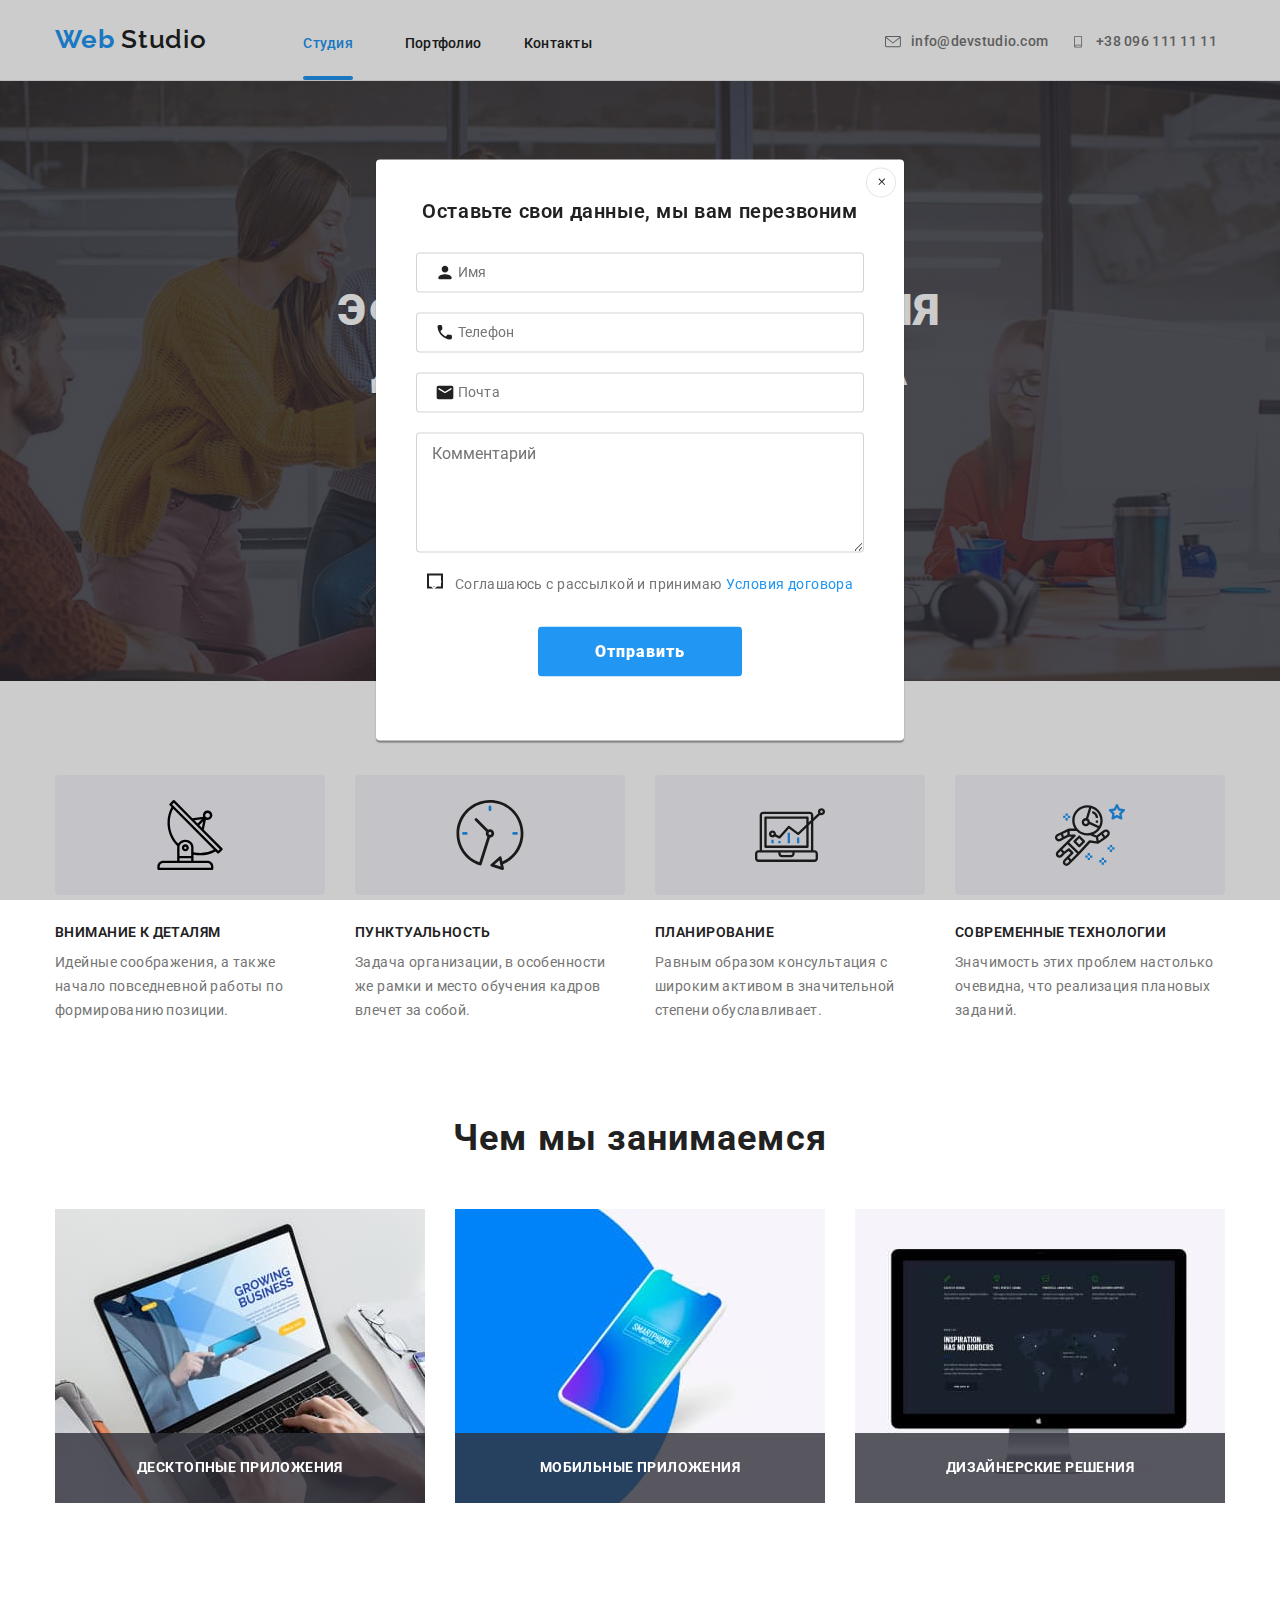
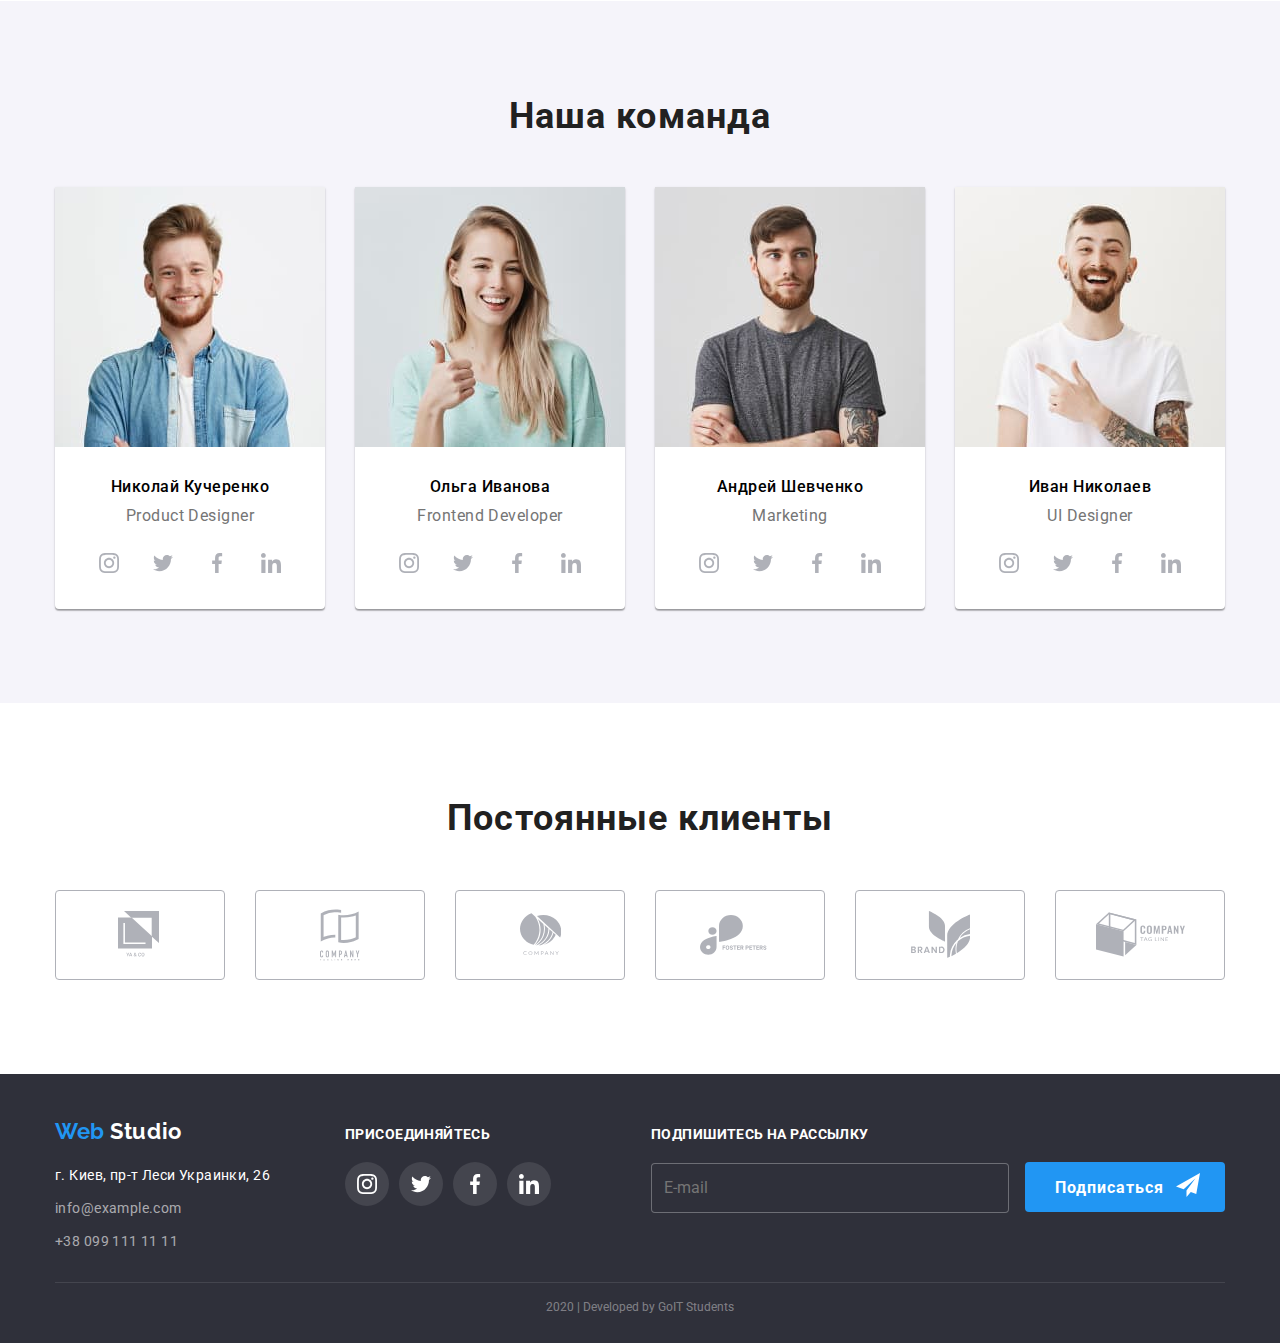
<file: index.html>
<!DOCTYPE html>
<html lang="en">
  <head>
    <meta charset="UTF-8" />
    <meta name="viewport" content="width=device-width, initial-scale=1.0" />
    <title>Web Studio v.1</title>
    <link
      href="https://fonts.googleapis.com/css2?family=Raleway:wght@400;700&family=Roboto:wght@400;500;700;900&display=swap"
      rel="stylesheet"
    />
    <link
      rel="stylesheet"
      href="https://cdnjs.cloudflare.com/ajax/libs/modern-normalize/0.6.0/modern-normalize.min.css"
    />
    <link rel="stylesheet" href="./css/styles.css" />
  </head>
  <body>
    <!-- Шапка сайта Header-->
    <header class="header header-line">
      <div class="container page-header">
        <nav>
          <a class="logo"><span class="page-header__logo">Web</span> Studio</a>
          <ul class="site-nav">
            <li class="site-nav__item">
              <a href="" class="site-nav__link site-nav__current">Студия</a>
            </li>
            <li class="site-nav__item">
              <a href="./portfolio.html" class="site-nav__link site-nav__menu"
                >Портфолио</a
              >
            </li>
            <li class="site-nav__item">
              <a href="" class="site-nav__link site-nav__menu">Контакты</a>
            </li>
          </ul>
        </nav>

        <ul class="contacts">
          <li class="contacts-item">
            <!-- Ссылка на адрес электронной почты  -->
            <a class="contacts-item__link" href="mailto:info@devstudio.com">
              <svg class="contacts-item__info" width="16" height="11.2">
                <use href="./images/sprite.svg#icon-envelope"></use></svg
              >info@devstudio.com
            </a>
          </li>

          <li class="contacts-item">
            <!-- Ссылка на телефонный номер -->
            <a class="contacts-item__link" href="tel:+380961111111">
              <svg class="contacts-item__info" width="10" height="15">
                <use href="./images/sprite.svg#icon-smartphone"></use></svg
              >+38 096 111 11 11
            </a>
          </li>
        </ul>
      </div>
    </header>

    <main>
      <!-- Герой -->
      <section class="hero">
        <div class="overlay">
          <div class="container">
            <ul class="list">
              <li class="hero__items">
                <h1 class="hero__title">
                  Эффективные решения для вашего бизнеса
                </h1>
                <button class="hero__button" type="button" data-modal-open="">
                  Заказать услугу
                </button>
                <div class="backdrop" data-modal="">
                  <div class="modal">
                    <!-- Form -->
                    <form class="form" autocomplete="off">
                      <b class="form__title"
                        >Оставьте свои данные, мы вам перезвоним</b
                      >
                      <div class="form-field">
                        <input
                          type="text"
                          class="form-input"
                          name="names"
                          id="name"
                          placeholder=" "
                        />
                        <label for="name" class="form-label">Имя</label>
                        <svg class="form__icon" width="12" height="12">
                          <use
                            href="./images/sprite2.svg#icon-form-person"
                          ></use>
                        </svg>
                      </div>

                      <div class="form-field">
                        <input
                          type="text"
                          class="form-input"
                          name="names"
                          id="name"
                          placeholder=" "
                        />
                        <label for="name" class="form-label">Телефон</label>
                        <svg class="form__icon" width="13" height="13">
                          <use
                            href="./images/sprite2.svg#icon-form-phone"
                          ></use>
                        </svg>
                      </div>

                      <div class="form-field">
                        <input
                          type="text"
                          class="form-input"
                          name="names"
                          id="name"
                          placeholder=" "
                        />
                        <label for="name" class="form-label">Почта</label>
                        <svg class="form__icon" width="15" height="12">
                          <use
                            href="./images/sprite2.svg#icon-form-email"
                          ></use>
                        </svg>
                      </div>

                      <!-- Комментарий -->
                      <div class="form-comment">
                        <textarea
                          id="comments"
                          class="comment-textarea"
                          name="comment"
                          placeholder=" "
                        ></textarea>
                        <label class="comment-label" for="comment"
                          >Комментарий</label
                        >
                      </div>

                      <!-- Checkbox -->
                      <label class="checkbox-label">
                        <input
                          class="checkbox"
                          type="checkbox"
                          name="topic"
                          value="agfee"
                        />
                        <span class="checkbox__icon"></span>
                        <span class="checkbox__text"
                          >Соглашаюсь с рассылкой и принимаю</span
                        >
                        <span class="checkbox__contract">
                          <a href="">Условия договора</a>
                        </span>
                        <svg class="check__icon">
                          <use
                            href="./images/sprite2.svg#icon-form-check"
                          ></use>
                        </svg>
                      </label>

                      <!-- Кнопка Отправить-->
                      <button class="form__button" type="submit">
                        Отправить
                      </button>
                    </form>

                    <!-- Кнопка Close-->
                    <button class="form-close" data-modal-close="">
                      <svg class="form-close__icon">
                        <use href="./images/sprite2.svg#icon-form-close"></use>
                      </svg>
                    </button>
                  </div>
                </div>
              </li>
            </ul>
          </div>
        </div>
      </section>

      <!-- Преимущества advantages-->
      <section class="section">
        <div class="container">
          <h2 class="visually-hidden">Features СКРЫТЬ ЗАГОЛОВОК</h2>
          <ul class="advantages">
            <li class="advantages-items">
              <!-- Внимание к деталям -->
              <div class="advantages-items-background">
                <svg class="advantages-items-background__icon">
                  <use href="./images/sprite.svg#icon-antenna"></use>
                </svg>
              </div>
              <h3 class="advantages__item">Внимание к деталям</h3>
              <p class="advantages__description">
                Идейные соображения, а также начало повседневной работы по
                формированию позиции.
              </p>
            </li>

            <li class="advantages-items">
              <!-- Пунктуальность -->
              <div class="advantages-items-background">
                <svg class="advantages-items-background__icon">
                  <use href="./images/sprite.svg#icon-clock"></use>
                </svg>
              </div>
              <h3 class="advantages__item">Пунктуальность</h3>
              <p class="advantages__description">
                Задача организации, в особенности же рамки и место обучения
                кадров влечет за собой.
              </p>
            </li>

            <li class="advantages-items">
              <!-- Планирование -->
              <div class="advantages-items-background">
                <svg class="advantages-items-background__icon">
                  <use href="./images/sprite.svg#icon-diagram"></use>
                </svg>
              </div>
              <h3 class="advantages__item">Планирование</h3>
              <p class="advantages__description">
                Равным образом консультация с широким активом в значительной
                степени обуславливает.
              </p>
            </li>

            <li class="advantages-items">
              <!-- Современные технологии -->
              <div class="advantages-items-background">
                <svg class="advantages-items-background__icon">
                  <use href="./images/sprite.svg#icon-astronaut"></use>
                </svg>
              </div>
              <h3 class="advantages__item">Современные технологии</h3>
              <p class="advantages__description">
                Значимость этих проблем настолько очевидна, что реализация
                плановых заданий.
              </p>
            </li>
          </ul>
        </div>

        <!-- Работа Work-->
        <div class="container">
          <h2 class="section-title">Чем мы занимаемся</h2>
          <ul class="work-list">
            <li class="work-list__item">
              <!-- Десктопные приложения -->
              <img
                src="./images/application.jpg"
                alt="laptop"
                width="370"
                height="294"
              />
              <a class="work-list__title" href="#">
                Десктопные приложения
              </a>
            </li>

            <li class="work-list__item">
              <!-- Мобильные приложения -->
              <img
                src="./images/img-mobile-applications.jpg"
                alt="smartphone"
                width="370"
                height="294"
              />
              <a class="work-list__title">Мобильные приложения</a>
            </li>

            <li class="work-list__item">
              <!-- Дизайнерские решения -->
              <img
                src="./images/img-decisions.jpg"
                alt="monitor"
                width="370"
                height="294"
              />
              <a class="work-list__title">Дизайнерские решения</a>
            </li>
          </ul>
        </div>
      </section>

      <!-- Команда Team-->
      <section class="section-background">
        <div class="container">
          <h2 class="section-title">Наша команда</h2>
          <ul class="team">
            <li class="team__item">
              <img
                src="./images/николай-кучеренко.jpg"
                alt="photo"
                width="270"
                height="260"
                class="team__img"
              />
              <h3 class="team__name">Николай Кучеренко</h3>
              <p class="team__description">Product Designer</p>
              <ul class="team__list">
                <li class="team__icon">
                  <a class="team-networks" href="" aria-label="">
                    <svg class="team-networks__icon" width="20" height="20">
                      <use href="./images/sprite.svg#icon-instagram"></use>
                    </svg>
                  </a>
                </li>

                <li class="team__icon">
                  <a class="team-networks" href="" aria-label="">
                    <svg class="team-networks__icon" width="20" height="20">
                      <use href="./images/sprite.svg#icon-twitter"></use>
                    </svg>
                  </a>
                </li>

                <li class="team__icon">
                  <a class="team-networks" href="" aria-label="">
                    <svg class="team-networks__icon" width="20" height="20">
                      <use href="./images/sprite.svg#icon-facebook"></use>
                    </svg>
                  </a>
                </li>

                <li class="team__icon">
                  <a class="team-networks" href="" aria-label="">
                    <svg class="team-networks__icon" width="20" height="20">
                      <use href="./images/sprite.svg#icon-linkedin"></use>
                    </svg>
                  </a>
                </li>
              </ul>
            </li>

            <li class="team__item">
              <img
                src="./images/ольга-иванова.jpg"
                alt="photo"
                width="270"
                height="260"
                class="team__img"
              />
              <h3 class="team__name">Ольга Иванова</h3>
              <p class="team__description">Frontend Developer</p>
              <ul class="team__list">
                <li class="team__icon">
                  <a class="team-networks" href="" aria-label="">
                    <svg class="team-networks__icon" width="20" height="20">
                      <use href="./images/sprite.svg#icon-instagram"></use>
                    </svg>
                  </a>
                </li>

                <li class="team__icon">
                  <a class="team-networks" href="" aria-label="">
                    <svg class="team-networks__icon" width="20" height="20">
                      <use href="./images/sprite.svg#icon-twitter"></use>
                    </svg>
                  </a>
                </li>

                <li class="team__icon">
                  <a class="team-networks" href="" aria-label="">
                    <svg class="team-networks__icon" width="20" height="20">
                      <use href="./images/sprite.svg#icon-facebook"></use>
                    </svg>
                  </a>
                </li>

                <li class="team__icon">
                  <a class="team-networks" href="" aria-label="">
                    <svg class="team-networks__icon" width="20" height="20">
                      <use href="./images/sprite.svg#icon-linkedin"></use>
                    </svg>
                  </a>
                </li>
              </ul>
            </li>

            <li class="team__item">
              <img
                src="./images/андрей-шевченко.jpg"
                alt="photo"
                width="270"
                height="260"
                class="team__img"
              />
              <h3 class="team__name">Андрей Шевченко</h3>
              <p class="team__description">Marketing</p>
              <ul class="team__list">
                <li class="team__icon">
                  <a class="team-networks" href="" aria-label="">
                    <svg class="team-networks__icon" width="20" height="20">
                      <use href="./images/sprite.svg#icon-instagram"></use>
                    </svg>
                  </a>
                </li>

                <li class="team__icon">
                  <a class="team-networks" href="" aria-label="">
                    <svg class="team-networks__icon" width="20" height="20">
                      <use href="./images/sprite.svg#icon-twitter"></use>
                    </svg>
                  </a>
                </li>

                <li class="team__icon">
                  <a class="team-networks" href="" aria-label="">
                    <svg class="team-networks__icon" width="20" height="20">
                      <use href="./images/sprite.svg#icon-facebook"></use>
                    </svg>
                  </a>
                </li>

                <li class="team__icon">
                  <a class="team-networks" href="" aria-label="">
                    <svg class="team-networks__icon" width="20" height="20">
                      <use href="./images/sprite.svg#icon-linkedin"></use>
                    </svg>
                  </a>
                </li>
              </ul>
            </li>

            <li class="team__item">
              <img
                src="./images/иван-николаев.jpg"
                alt="photo"
                width="270"
                height="260"
                class="team__img"
              />
              <h3 class="team__name">Иван Николаев</h3>
              <p class="team__description">UI Designer</p>
              <ul class="team__list">
                <li class="team__icon">
                  <a class="team-networks" href="" aria-label="">
                    <svg class="team-networks__icon" width="20" height="20">
                      <use href="./images/sprite.svg#icon-instagram"></use>
                    </svg>
                  </a>
                </li>

                <li class="team__icon">
                  <a class="team-networks" href="" aria-label="">
                    <svg class="team-networks__icon" width="20" height="20">
                      <use href="./images/sprite.svg#icon-twitter"></use>
                    </svg>
                  </a>
                </li>

                <li class="team__icon">
                  <a class="team-networks" href="" aria-label="">
                    <svg class="team-networks__icon" width="20" height="20">
                      <use href="./images/sprite.svg#icon-facebook"></use>
                    </svg>
                  </a>
                </li>

                <li class="team__icon">
                  <a class="team-networks" href="" aria-label="">
                    <svg class="team-networks__icon" width="20" height="20">
                      <use href="./images/sprite.svg#icon-linkedin"></use>
                    </svg>
                  </a>
                </li>
              </ul>
            </li>
          </ul>
        </div>
      </section>

      <!-- Клиенты Client-->
      <section class="section">
        <div class="container">
          <h2 class="section-title">Постоянные клиенты</h2>
          <ul class="client">
            <li class="client__item">
              <a class="client__link" href="" aria-label="">
                <svg class="client__icon" width="45" height="50">
                  <use href="./images/sprite.svg#icon-client1"></use>
                </svg>
              </a>
            </li>

            <li class="client__item">
              <a class="client__link" href="" aria-label="">
                <svg class="client__icon" width="40" height="52">
                  <use href="./images/sprite.svg#icon-client2"></use>
                </svg>
              </a>
            </li>

            <li class="client__item">
              <a class="client__link" href="" aria-label="">
                <svg class="client__icon" width="41" height="43">
                  <use href="./images/sprite.svg#icon-client3"></use>
                </svg>
              </a>
            </li>

            <li class="client__item">
              <a class="client__link" href="" aria-label="">
                <svg class="client__icon" width="80" height="42">
                  <use href="./images/sprite.svg#icon-client4"></use>
                </svg>
              </a>
            </li>

            <li class="client__item">
              <a class="client__link" href="" aria-label="">
                <svg class="client__icon" width="59" height="47">
                  <use href="./images/sprite.svg#icon-client5"></use>
                </svg>
              </a>
            </li>

            <li class="client__item">
              <a class="client__link" href="" aria-label="">
                <svg class="client__icon" width="89" height="46">
                  <use href="./images/sprite.svg#icon-client6"></use>
                </svg>
              </a>
            </li>
          </ul>
        </div>
      </section>
    </main>

    <!-- Футер -->
    <footer class="footer">
      <div class="container page-footer">
        <div class="footer-content">
          <div class="footer-address">
            <a class="address-logo"
              ><span class="page-footer__logo">Web</span>
              <span class="page-footer__logo-invers"> Studio</span></a
            >
            <ul class="address">
              <li class="address-item">
                <a href="" class="page-footer__address"
                  >г. Киев, пр-т Леси Украинки, 26</a
                >
              </li>
              <li class="address-item">
                <a href="mailto:info@example.com" class="address-item__list"
                  >info@example.com</a
                >
              </li>
              <li class="address-item">
                <a href="tel:+380991111111" class="address-item__list"
                  >+38 099 111 11 11</a
                >
              </li>
            </ul>
          </div>

          <div class="footer-block">
            <b class="page-footer__title">Присоединяйтесь</b>
            <ul class="footer-team__list">
              <li class="footer-team__icon">
                <a class="team-networks__invers" href="" aria-label="">
                  <svg class="team-icon__invers" width="20" height="20">
                    <use href="./images/sprite.svg#icon-instagram"></use>
                  </svg>
                </a>
              </li>

              <li class="footer-team__icon">
                <a class="team-networks__invers" href="" aria-label="">
                  <svg class="team-icon__invers" width="20" height="20">
                    <use href="./images/sprite.svg#icon-twitter"></use>
                  </svg>
                </a>
              </li>

              <li class="footer-team__icon">
                <a class="team-networks__invers" href="" aria-label="">
                  <svg class="team-icon__invers" width="20" height="20">
                    <use href="./images/sprite.svg#icon-facebook"></use>
                  </svg>
                </a>
              </li>

              <li class="footer-team__icon">
                <a class="team-networks__invers" href="" aria-label="">
                  <svg class="team-icon__invers" width="20" height="20">
                    <use href="./images/sprite.svg#icon-linkedin"></use>
                  </svg>
                </a>
              </li>
            </ul>
          </div>

          <div class="e-mail">
            <p class="page-footer__title">Подпишитесь на рассылку</p>
            <form class="footer-button">
              <input
                id="email"
                class="footer-e-mail"
                type="email"
                name="mail"
                placeholder="E-mail"
              />
            </form>
            <buttom class="button button-down" type="submit">
              Подписаться
            </buttom>
          </div>
        </div>

        <div>
          <p class="copyright">2020 | Developed by GoIT Students</p>
        </div>
      </div>
    </footer>

    <script src="./js/modal.js"></script>
  </body>
</html>
</file>
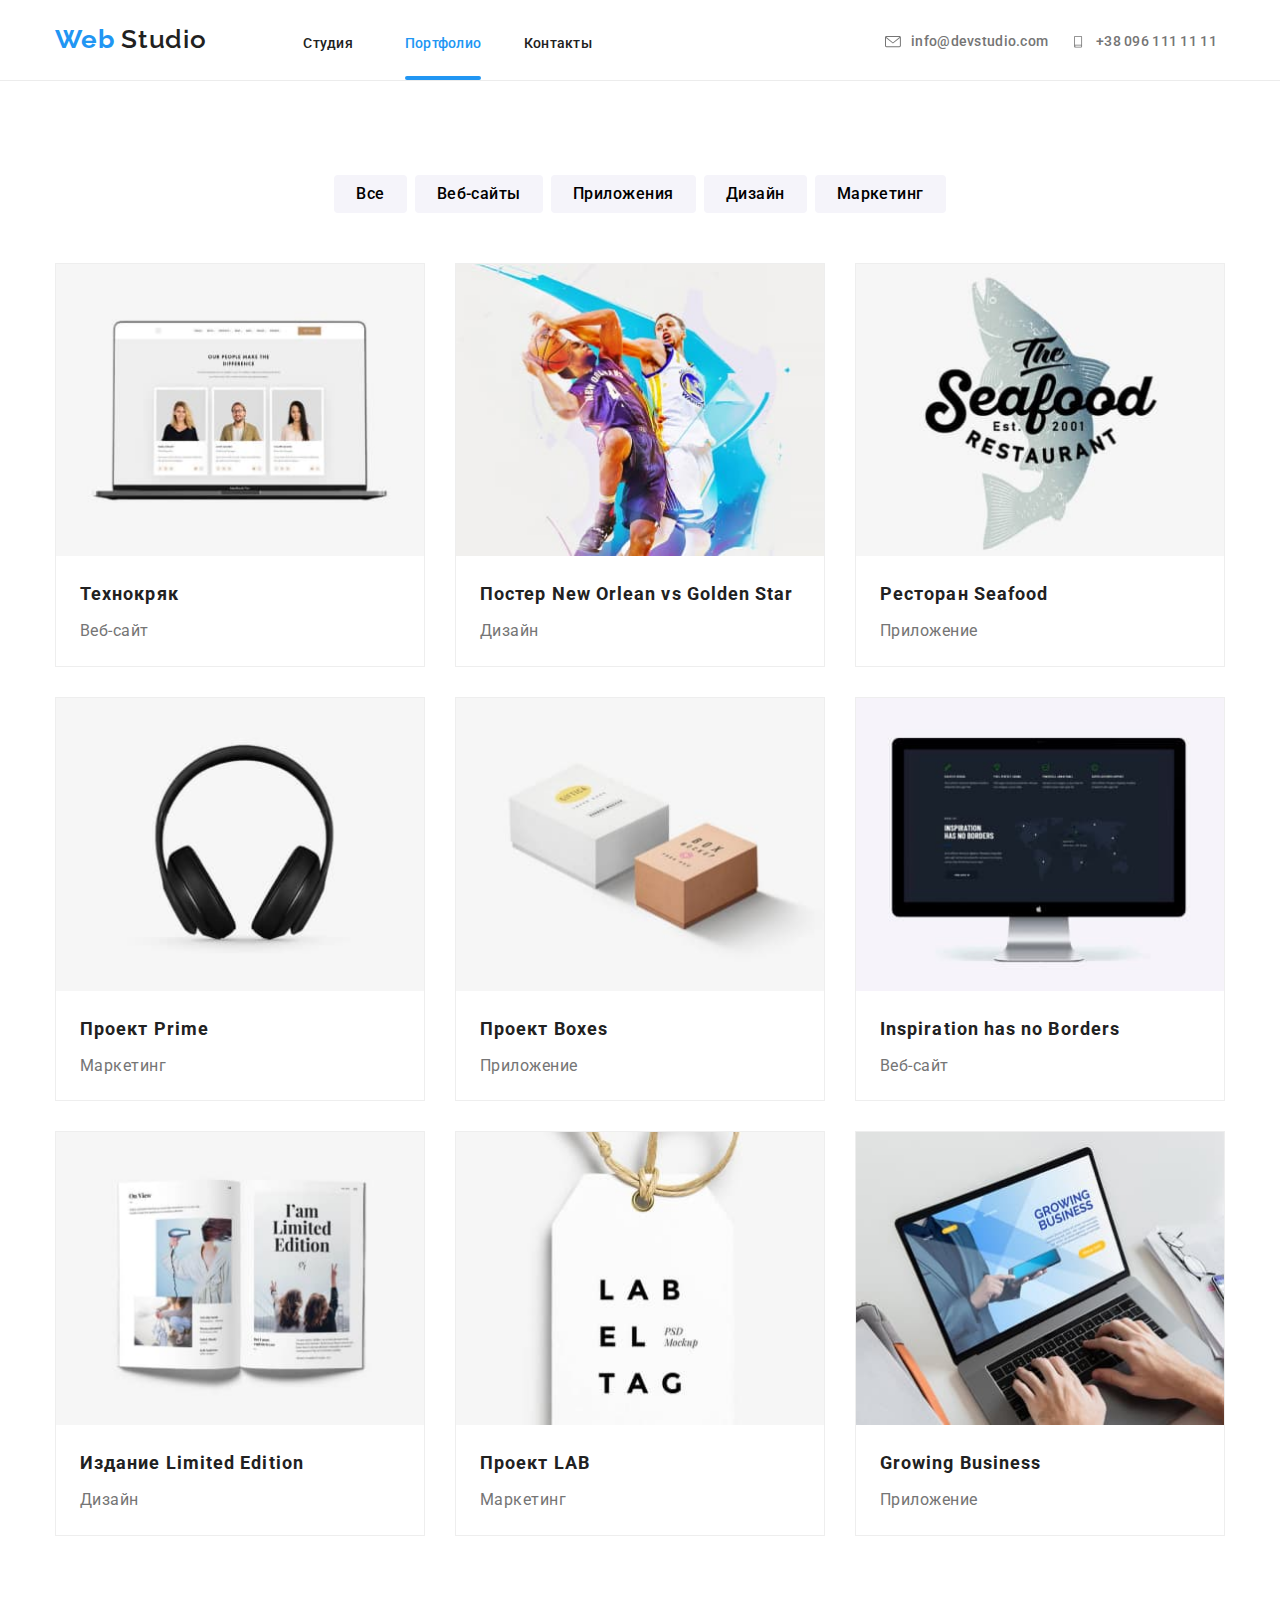
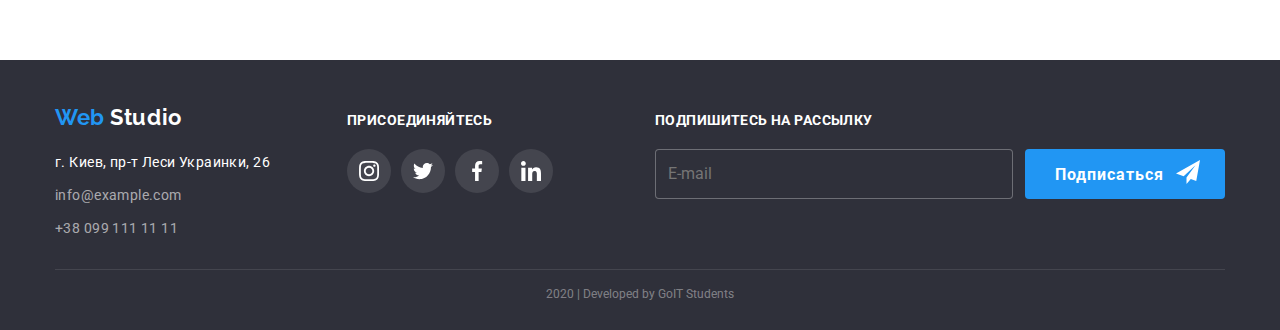
<file: portfolio.html>
<!DOCTYPE html>
<html lang="en">
  <head>
    <meta charset="UTF-8" />
    <meta name="viewport" content="width=device-width, initial-scale=1.0" />
    <title>Portfolio</title>
    <link
      href="https://fonts.googleapis.com/css2?family=Raleway:wght@400;700&family=Roboto:wght@400;500;700;900&display=swap"
      rel="stylesheet"
    />
    <link
      rel="stylesheet"
      href="https://cdnjs.cloudflare.com/ajax/libs/modern-normalize/0.6.0/modern-normalize.min.css"
    />
    <link rel="stylesheet" href="./css/styles.css" />
  </head>
  <body>
    <!-- Шапка сайта Header-->
    <header class="header header-line">
      <div class="container page-header">
        <nav>
          <a class="logo"><span class="page-header__logo">Web</span> Studio</a>

          <ul class="site-nav">
            <li class="site-nav__item">
              <a href="./index.html" class="site-nav__link site-nav__menu"
                >Студия</a
              >
            </li>
            <li class="site-nav__item">
              <a href="" class="site-nav__link site-nav__current">Портфолио</a>
            </li>
            <li class="site-nav__item">
              <a href="" class="site-nav__link site-nav__menu">Контакты</a>
            </li>
          </ul>
        </nav>

        <ul class="contacts">
          <li class="contacts-item">
            <!-- Ссылка на адрес электронной почты  -->
            <a class="contacts-item__link" href="mailto:info@devstudio.com">
              <svg class="contacts-item__info" width="16" height="11.2">
                <use href="./images/sprite.svg#icon-envelope"></use></svg
              >info@devstudio.com
            </a>
          </li>

          <li class="contacts-item">
            <!-- Ссылка на телефонный номер -->
            <a class="contacts-item__link" href="tel:+380961111111">
              <svg class="contacts-item__info" width="10" height="15">
                <use href="./images/sprite.svg#icon-smartphone"></use></svg
              >+38 096 111 11 11
            </a>
          </li>
        </ul>
      </div>
    </header>

    <main>
      <!-- Portfolio -->
      <section class="section">
        <div class="container portfolio-nav">
          <h1 class="visually-hidden">Портфолио СКРЫТЬ</h1>
          <ul class="list portfolio-nav-list">
            <li class="portfolio-nav-list__item">
              <button
                type="button"
                class="portfolio-nav-list__link button-portfolio"
              >
                Все
              </button>
            </li>
            <li class="portfolio-nav-list__item">
              <button
                type="button"
                class="portfolio-nav-list__link button-portfolio"
              >
                Веб-сайты
              </button>
            </li>
            <li class="portfolio-nav-list__item">
              <button
                type="button"
                class="portfolio-nav-list__link button-portfolio"
              >
                Приложения
              </button>
            </li>
            <li class="portfolio-nav-list__item">
              <button
                type="button"
                class="portfolio-nav-list__link button-portfolio"
              >
                Дизайн
              </button>
            </li>
            <li class="portfolio-nav-list__item">
              <button
                type="button"
                class="portfolio-nav-list__link button-portfolio"
              >
                Маркетинг
              </button>
            </li>
          </ul>
        </div>

        <div class="container">
          <ul class="portfolio-list">
            <li class="portfolio-list__item">
              <!-- Технокряк-Веб-сайт -->
              <div class="portfolio__block">
                <a href="">
                  <div class="portfolio__thumb">
                    <img
                      src="./images/tehnocryac-web-site.jpg"
                      alt="laptop"
                      width="370"
                      height="294"
                    />

                    <div class="portfolio__overlay">
                      <p class="portfolio__description">
                        Технокряк это современная площадка распространения
                        коронавируса. Компании используют эту платформу для
                        цифрового шпионажа и атак на защищённые сервера
                        конкурентов.
                      </p>
                    </div>
                  </div>
                  <div class="portfolio-list__text">
                    <h3 class="portfolio-list__title">Технокряк</h3>
                    <p class="portfolio-list__description">Веб-сайт</p>
                  </div>
                </a>
              </div>
            </li>

            <li class="portfolio-list__item">
              <!-- Постер New Orlean vs Golden Star-Дизайн-->
              <div class="portfolio__block">
                <a href="">
                  <div class="portfolio__thumb">
                    <img
                      src="./images/new-orlean-vs-golden-star-design.jpg"
                      alt="men"
                      width="370"
                      height="294"
                    />

                    <div class="portfolio__overlay">
                      <p class="portfolio__description">
                        Постер New Orlean vs Golden Star это ...
                      </p>
                    </div>
                  </div>
                  <div class="portfolio-list__text">
                    <h3 class="portfolio-list__title">
                      Постер New Orlean vs Golden Star
                    </h3>
                    <p class="portfolio-list__description">Дизайн</p>
                  </div>
                </a>
              </div>
            </li>

            <li class="portfolio-list__item">
              <!--Ресторан Seafood-Приложение-->
              <div class="portfolio__block">
                <a href="">
                  <div class="portfolio__thumb">
                    <img
                      src="./images/restaurant-seafood-application.jpg"
                      alt="fish"
                      width="370"
                      height="294"
                    />

                    <div class="portfolio__overlay">
                      <p class="portfolio__description">
                        Ресторан Seafood это ...........................
                      </p>
                    </div>
                  </div>
                  <div class="portfolio-list__text">
                    <h3 class="portfolio-list__title">Ресторан Seafood</h3>
                    <p class="portfolio-list__description">Приложение</p>
                  </div>
                </a>
              </div>
            </li>

            <li class="portfolio-list__item">
              <!--Проект Prime-Маркетинг-->
              <div class="portfolio__block">
                <a href="">
                  <div class="portfolio__thumb">
                    <img
                      src="./images/project-prime-marketing.jpg"
                      alt="headphones"
                      width="370"
                      height="294"
                    />

                    <div class="portfolio__overlay">
                      <p class="portfolio__description">
                        Проект Prime это ................................
                      </p>
                    </div>
                  </div>
                  <div class="portfolio-list__text">
                    <h3 class="portfolio-list__title">Проект Prime</h3>
                    <p class="portfolio-list__description">Маркетинг</p>
                  </div>
                </a>
              </div>
            </li>

            <li class="portfolio-list__item">
              <!--Проект Boxes-Приложение-->
              <div class="portfolio__block">
                <a href="">
                  <div class="portfolio__thumb">
                    <img
                      src="./images/project-boxes-application.jpg"
                      alt="box"
                      width="370"
                      height="294"
                    />

                    <div class="portfolio__overlay">
                      <p class="portfolio__description">
                        Проект Boxes это ...............................
                      </p>
                    </div>
                  </div>
                  <div class="portfolio-list__text">
                    <h3 class="portfolio-list__title">Проект Boxes</h3>
                    <p class="portfolio-list__description">Приложение</p>
                  </div>
                </a>
              </div>
            </li>

            <li class="portfolio-list__item">
              <!--Inspiration has no Borders-Веб-сайт-->
              <div class="portfolio__block">
                <a href="">
                  <div class="portfolio__thumb">
                    <img
                      src="./images/img-decisions.jpg"
                      alt="monitor"
                      width="370"
                      height="294"
                    />

                    <div class="portfolio__overlay">
                      <p class="portfolio__description">
                        Inspiration has no Borders-Веб это .............
                      </p>
                    </div>
                  </div>
                  <div class="portfolio-list__text">
                    <h3 class="portfolio-list__title">
                      Inspiration has no Borders
                    </h3>
                    <p class="portfolio-list__description">Веб-сайт</p>
                  </div>
                </a>
              </div>
            </li>

            <li class="portfolio-list__item">
              <!--Издание Limited Edition-Дизайн-->
              <div class="portfolio__block">
                <a href="">
                  <div class="portfolio__thumb">
                    <img
                      src="./images/limited-edition-design.jpg"
                      alt="open book"
                      width="370"
                      height="294"
                    />

                    <div class="portfolio__overlay">
                      <p class="portfolio__description">
                        Издание Limited Edition это .....................
                      </p>
                    </div>
                  </div>
                  <div class="portfolio-list__text">
                    <h3 class="portfolio-list__title">
                      Издание Limited Edition
                    </h3>
                    <p class="portfolio-list__description">Дизайн</p>
                  </div>
                </a>
              </div>
            </li>

            <li class="portfolio-list__item">
              <!--Проект LAB-Маркетинг-->
              <div class="portfolio__block">
                <a href="">
                  <div class="portfolio__thumb">
                    <img
                      src="./images/project-lab-marketing.jpg"
                      alt="бирка"
                      width="370"
                      height="294"
                    />

                    <div class="portfolio__overlay">
                      <p class="portfolio__description">
                        Проект LAB это ...................................
                      </p>
                    </div>
                  </div>
                  <div class="portfolio-list__text">
                    <h3 class="portfolio-list__title">Проект LAB</h3>
                    <p class="portfolio-list__description">Маркетинг</p>
                  </div>
                </a>
              </div>
            </li>

            <li class="portfolio-list__item">
              <!--Growing Business-Приложение-->
              <div class="portfolio__block">
                <a href="">
                  <div class="portfolio__thumb">
                    <img
                      src="./images/application.jpg"
                      alt="laptop and hands"
                      width="370"
                      height="294"
                    />

                    <div class="portfolio__overlay">
                      <p class="portfolio__description">
                        Growing Business это .........................
                      </p>
                    </div>
                  </div>
                  <div class="portfolio-list__text">
                    <h3 class="portfolio-list__title">Growing Business</h3>
                    <p class="portfolio-list__description">Приложение</p>
                  </div>
                </a>
              </div>
            </li>
          </ul>
        </div>
      </section>
    </main>

    <!-- Футер -->
    <footer class="footer">
      <div class="container page-footer">
        <div class="footer-content">
          <div class="footer-address">
            <a class="address-logo"
              ><span class="page-footer__logo">Web </span>
              <span class="page-footer__logo-invers"> Studio</span></a
            >
            <ul class="address">
              <li class="address-item">
                <a href="" class="page-footer__address"
                  >г. Киев, пр-т Леси Украинки, 26</a
                >
              </li>
              <li class="address-item">
                <a href="mailto:info@example.com" class="address-item__list"
                  >info@example.com</a
                >
              </li>
              <li class="address-item">
                <a href="tel:+380991111111" class="address-item__list"
                  >+38 099 111 11 11</a
                >
              </li>
            </ul>
          </div>

          <div class="footer-block">
            <b class="page-footer__title">Присоединяйтесь</b>
            <ul class="footer-team__list">
              <li class="footer-team__icon">
                <a class="team-networks__invers" href="" aria-label="">
                  <svg class="team-icon__invers" width="20" height="20">
                    <use href="./images/sprite.svg#icon-instagram"></use>
                  </svg>
                </a>
              </li>

              <li class="footer-team__icon">
                <a class="team-networks__invers" href="" aria-label="">
                  <svg class="team-icon__invers" width="20" height="20">
                    <use href="./images/sprite.svg#icon-twitter"></use>
                  </svg>
                </a>
              </li>

              <li class="footer-team__icon">
                <a class="team-networks__invers" href="" aria-label="">
                  <svg class="team-icon__invers" width="20" height="20">
                    <use href="./images/sprite.svg#icon-facebook"></use>
                  </svg>
                </a>
              </li>

              <li class="footer-team__icon">
                <a class="team-networks__invers" href="" aria-label="">
                  <svg class="team-icon__invers" width="20" height="20">
                    <use href="./images/sprite.svg#icon-linkedin"></use>
                  </svg>
                </a>
              </li>
            </ul>
          </div>

          <div class="e-mail">
            <p class="page-footer__title">Подпишитесь на рассылку</p>
            <form class="footer-button">
              <input
                id="email"
                class="footer-e-mail"
                type="email"
                name="mail"
                placeholder="E-mail"
              />
              <buttom class="button button-down" type="submit">
                Подписаться
              </buttom>
            </form>
          </div>
        </div>

        <div>
          <p class="copyright">2020 | Developed by GoIT Students</p>
        </div>
      </div>
    </footer>
  </body>
</html>
</file>
<file: css/styles.css>
/* цвет основного текста #212121 */
/* вторичный цвет текста #757575 */
/* акцент #2196F3 */
/* белый #FFFFFF*/
/* цвет футера rgba(255, 255, 255, 0.6) */
/* вторичный цвет фона #F5F4FA */

:root {
  --primary-text-color: #212121;
  --primary-white-color: #ffffff;
  --accent-color: #2196f3;
  --benefits-color: #757575;
  --footer-color: rgba(255, 255, 255, 0.6);
  --team-background-color: #f5f4fa;
  --transparent-background-color: rgba(47, 48, 58, 0.8);
  --timing-function: cubic-bezier(0.4, 0, 0.2, 1);
}

img {
  display: block;
  max-width: 100%;
  height: auto;
}

h1,
h2,
h3,
p {
  margin: 0;
}

html {
  box-sizing: border-box;
}

*,
*::before,
*::after {
  box-sizing: inherit;
}

body {
  margin: 0;
  background-color: var(--primary-white-color);

  font-family: Roboto, sans-serif;
}

a {
  text-decoration: none;
}

.visually-hidden {
  position: absolute;
  clip: rect(0, 0, 0, 0);
  width: 1px;
  height: 1px;
  margin: -1px;
}

/* Header */

.header-line {
  border-bottom: 1px solid #ececec;
}

.page-header {
  display: flex;
  justify-content: space-between;
  align-items: baseline;
  padding-top: 24px;
  padding-bottom: 25px;
}

.container {
  width: 1200px;
  padding-left: 15px;
  padding-right: 15px;
  margin: 0 auto;
}

.logo {
  color: var(--primary-text-color);
  font-family: Raleway, sans-serif;
  font-weight: 600;
  font-size: 26px;
  line-height: 1.1923;
  letter-spacing: 0.03em;
  padding-left: 0px;
  margin-right: 85px;
}

.page-header__logo {
  color: var(--accent-color);
  font-family: Raleway, sans-serif;
  font-weight: bold;
  font-size: 26px;
  line-height: 1.1923;
  letter-spacing: 0.03em;
}

/* Site nav */

.site-nav {
  display: inline-flex;
  list-style: none;
  padding: 0;
  margin: 0;
}

.site-nav li {
  margin-right: 50px;
  width: calc((100% - 100px) / 3);
}
.site-nav__item {
  display: flex;
  justify-content: center;
  align-items: center;
}

.site-nav__item:last-child {
  margin-right: 0px;
}

.site-nav__link {
  color: var(--primary-text-color);
  font-weight: 500;
  font-size: 14px;
  line-height: 1.1428;
  letter-spacing: 0.02em;
  cursor: pointer;

  transition-property: color;
  transition-duration: 250ms;
  transition-timing-function: var(--timing-function);
}

.site-nav__link:hover,
.site-nav__link:focus {
  color: var(--accent-color);
}

.site-nav__menu {
  position: relative;
}

.site-nav__menu::after {
  content: ' ';

  position: absolute;
  left: 0;
  bottom: -29px;

  width: 100%;
  height: 4px;
  border-radius: 2px;
  background-color: var(--accent-color);
  color: var(--accent-color);

  opacity: 0;
  transition: opacity 250ms;
}

.site-nav__menu:hover::after {
  opacity: 1;
}

.site-nav__link .site-nav__current {
  color: var(--accent-color);
}

.site-nav__current {
  position: relative;

  color: var(--accent-color);
}

.site-nav__current::after {
  content: ' ';

  position: absolute;
  left: 0;
  bottom: -29px;

  width: 100%;
  height: 4px;
  border-radius: 2px;
  background-color: var(--accent-color);
  color: var(--accent-color);
}

.list {
  display: inline-flex;
  list-style: none;
  padding: 0;
  margin: 0;
}

/* Сontacts */
.contacts {
  display: inline-flex;
  list-style: none;
  padding: 0;
  margin: 0;
}

.contacts li {
  margin-right: 30px;
  width: calc((100% - 30px) / 2);
}

.contacts-item {
  display: inline;
}

.contacts-item:last-child {
  margin-right: 0px;
}

.contacts-item__link {
  display: inline-flex;
  font-weight: 500;
  font-size: 14px;
  line-height: 1.14;
  letter-spacing: 0.02em;
  align-items: center;
  color: var(--benefits-color);
  fill: var(--benefits-color);
  text-decoration: none;
  cursor: pointer;

  transition-property: background-color;
  transition-duration: 250ms;
  transition-timing-function: var(--timing-function);
}

.contacts-item__link:hover,
.contacts-item__link:focus {
  color: var(--accent-color);
  fill: var(--accent-color);
}

.contacts-item__info {
  display: inline-flex;
  width: 16px;
  height: 12px;
  padding: 0;
  border: none;
  text-decoration: none;
  cursor: pointer;
  margin-right: 10px;
}

svg {
  fill: currentColor;
}

/* Hero */

.hero {
  text-align: center;
}

.overlay {
  display: block;
  max-width: 1600px;
  height: 600px;
  margin-left: auto;
  margin-right: auto;
  background-image: linear-gradient(
      to right,
      var(--transparent-background-color),
      var(--transparent-background-color)
    ),
    url('../images/header-img.jpg');
  background-repeat: no-repeat;
  background-position: center;

  background-size: cover;
}

.hero__items {
  display: block;
}

.hero__title {
  display: block;
  color: var(--primary-white-color);
  width: 696px;
  font-weight: 900;
  font-size: 44px;
  line-height: 1.36;
  text-align: center;
  letter-spacing: 0.06em;
  text-transform: uppercase;

  padding-top: 200px;
  padding-bottom: 30px;
}

/* Section */

.section {
  padding-top: 94px;
  padding-bottom: 94px;
}

.section-background {
  padding-top: 94px;
  padding-bottom: 94px;
  background-color: var(--team-background-color);
}

.section-title {
  color: var(--primary-text-color);
  font-weight: 700;
  font-size: 36px;
  line-height: 1.17;
  text-align: center;
  letter-spacing: 0.03em;

  margin-bottom: 50px;
}

/* Advantages */

.list .title {
  color: var(--primary-text-color);
  font-weight: 700;
  font-size: 14px;
  line-height: 1.42;
  letter-spacing: 0.03em;
}

.advantages {
  display: inline-flex;
  list-style: none;
  padding: 0;
  margin: 0;
  margin-bottom: 94px;
}

.advantages li {
  margin-right: 30px;
  width: calc((100% - 90px) / 4);
}

.advantages-items:last-child {
  margin-right: 0;
}

.advantages-items-background {
  width: 270px;
  height: 120px;
  border-radius: 4px;
  background-color: var(--team-background-color);

  display: inline-flex;
  align-items: center;
  justify-content: center;
  padding: 0;
}

.advantages-items-background__icon {
  display: inline-flex;
  width: 70px;
  height: 70px;
  padding: 0;
}

.advantages__item {
  display: inline-block;
  margin-bottom: 10px;
  margin-top: 30px;
  color: var(--primary-text-color);
  font-weight: 600;
  font-size: 14px;
  line-height: 1.14;
  letter-spacing: 0.03em;
  text-transform: uppercase;
  text-align: left;
}

.advantages__description {
  color: var(--benefits-color);
  font-size: 14px;
  line-height: 1.71;
  letter-spacing: 0.03em;

  margin-top: 0;
}

/* Work */

.work-list {
  display: inline-flex;
  list-style: none;
  padding: 0;
  margin: 0;
}

.work-list li {
  margin-right: 30px;
  width: calc((100% - 60px) / 3);
}

.work-list__item {
  position: relative;
}

.work-list__item:last-child {
  margin-right: 0;
}

.work-list__title {
  position: absolute;
  bottom: 0;
  left: 0;
  width: 100%;
  color: var(--primary-white-color);
  font-weight: 700;
  font-size: 14px;
  line-height: 1.14;
  text-align: center;
  letter-spacing: 0.03em;
  text-transform: uppercase;
  background-color: var(--transparent-background-color);

  padding-top: 27px;
  padding-bottom: 27px;
}

/* Team */

.team {
  display: inline-flex;
  list-style: none;
  padding: 0;
  margin: 0;
  background-color: var(--team-background-color);
}

.team li {
  margin-right: 30px;
  width: calc((100% - 90px) / 4);
}

.team__item {
  background-color: var(--primary-white-color);
  box-shadow: 0px 2px 1px rgba(0, 0, 0, 0.2), 0px 1px 1px rgba(0, 0, 0, 0.14),
    0px 1px 3px rgba(0, 0, 0, 0.12);
  border-radius: 0px 0px 4px 4px;
}

.team__item:last-child {
  margin-right: 0;
}

.team__img {
  border-radius: 0px;
  margin-bottom: 30px;
}

.team__name {
  margin-bottom: 10px;
  text-align: center;
  font-weight: 500;
  font-size: 16px;
  line-height: 1.19;
  letter-spacing: 0.03em;
}

.team__description {
  color: var(--benefits-color);
  margin-bottom: 16px;
  line-height: 1.19;
  text-align: center;
  letter-spacing: 0.03em;
}

.team__list {
  display: inline-flex;
  justify-content: space-evenly;
  list-style: none;
  padding: 0;
  margin-bottom: 24px;
  margin-left: 32px;
  margin-right: 32px;
}

.team__list li {
  margin-right: 10px;
  width: calc((100% - 30px) / 4);
}

.team__icon {
  display: flex;
  justify-content: center;
  align-items: center;
}

.team__icon:last-child {
  margin-right: 0;
}

.team-networks {
  display: inline-flex;
  width: 44px;
  height: 44px;
  align-items: center;
  justify-content: center;
  padding: 0;
  border: none;
  border-radius: 50%;
  background-color: var(--primary-white-color);
  text-decoration: none;
  cursor: pointer;

  transition-property: background-color fill;
  transition-duration: 250ms;
  transition-timing-function: var(--timing-function);
}

.team-networks:hover,
.team-networks:focus {
  background-color: var(--accent-color);
  fill: var(--primary-white-color);
}

.team-networks svg:hover,
.team-networks svg:focus {
  fill: var(--primary-white-color);
}

.team-networks__icon {
  fill: #afb1b8;
}

/* Client */

.client {
  display: inline-flex;
  list-style: none;
  padding: 0;
  margin: 0;
}

.client li {
  margin-right: 30px;
  width: calc((100% - 150) / 6);
}

.client__item {
  display: inline;
}

.client__item:last-child {
  margin-right: 0;
}

.client__link {
  display: inline-flex;
  width: 170px;
  height: 90px;
  align-items: center;
  justify-content: center;
  background-color: #fff;
  color: #afb1b8;
  padding: 0;
  border: 1px solid #afb1b8;
  border-radius: 4px;
  text-decoration: none;
  cursor: pointer;

  transition-property: border-color color;
  transition-duration: 250ms;
  transition-timing-function: var(--timing-function);
}

.client__link:hover,
.client__link:focus {
  border-color: var(--accent-color);
  color: var(--accent-color);
}

.client__icon {
  display: inline-flex;
  align-items: center;
  justify-content: center;
  padding: 0;
  text-decoration: none;
  cursor: pointer;
}

/* Portfolio-nav */

.portfolio-nav {
  display: flex;
  justify-content: center;

  padding-bottom: 50px;
}

.portfolio-nav-list {
  display: inline-flex;
  align-items: center;
  list-style: none;
  padding: 0;
  margin: 0;
}

.portfolio-nav-list li {
  margin-right: 8px;
}

.portfolio-nav-list__item:last-child {
  margin-right: 0;
}

.portfolio-nav-list__link {
  background-color: #f5f4fa;
  border: 0px;
  font-weight: 500;
  font-size: 16px;
  line-height: 1.62;
  letter-spacing: 0.03em;
  text-align: center;
  cursor: pointer;

  transition-property: background-color;
  transition-duration: 250ms;
  transition-timing-function: var(--timing-function);
}

.portfolio-nav-list__link:hover,
.portfolio-nav-list__link:focus {
  color: var(--primary-white-color);
  background-color: var(--accent-color);
  box-shadow: 0px 2px 2px rgba(0, 0, 0, 0.12), 0px 1px 2px rgba(0, 0, 0, 0.08),
    0px 3px 1px rgba(0, 0, 0, 0.1);
  border-radius: 4px;
}

/* Portfolio-list */

.portfolio-list {
  flex-wrap: wrap;
  display: inline-flex;
  list-style: none;
  padding: 0;
  margin: 0;
}

.portfolio-list li {
  margin-right: 30px;
  margin-bottom: 30px;
  width: calc((100% - 60px) / 3);
}

.portfolio-list__item {
  background: var(--primary-white-color);
  border: 1px solid #eeeeee;
  box-sizing: border-box;
}

.portfolio-list__item:nth-child(3n) {
  margin-right: 0;
}

.portfolio__block {
  display: flex;
}

.portfolio__block:hover {
  background: var(--primary-white-color);
  box-sizing: border-box;
  box-shadow: 1px 4px 6px rgba(0, 0, 0, 0.16), 0px 4px 4px rgba(0, 0, 0, 0.06),
    0px 1px 1px rgba(0, 0, 0, 0.12);
}

.portfolio__block:hover .portfolio__overlay {
  transform: translateY(0);
  opacity: 1;
}

/*Product thumb*/

.portfolio__thumb {
  position: relative;
  overflow: hidden;

  /*transition: transform 250ms var(--timing-function),
    opacity 250ms var(--timing-function);*/
}

.portfolio__thumb:hover::before {
  opacity: 1;
}

.portfolio__overlay {
  display: flex;
  position: absolute;
  bottom: 0;
  left: 0;
  width: 100%;
  height: 100%;
  background-color: rgba(33, 150, 243, 0.9);

  opacity: 0;
  transition: opacity 250ms var(--timing-function) 250ms;
}

.portfolio__description {
  color: var(--primary-white-color);
  font-size: 18px;
  line-height: 1.56;
  letter-spacing: 0.03em;
  padding-right: 24px;
  padding-left: 24px;
  padding-top: 63px;
  padding-bottom: 63px;
}

.portfolio-list__text {
  padding: 20px 24px;
}

.portfolio-list__title {
  color: var(--primary-text-color);
  font-weight: 700;
  font-size: 18px;
  line-height: 2;
  letter-spacing: 0.06em;
  margin-bottom: 4px;
}

.portfolio-list {
  color: var(--benefits-color);
  font-size: 16px;
  line-height: 1.87;
  letter-spacing: 0.03em;
}

.portfolio-list__description {
  color: var(--benefits-color);
  font-size: 16px;
  line-height: 1.87;
  letter-spacing: 0.03em;
}

/* Footer */

.footer {
  background-color: #2f303a;
}

.page-footer {
  display: flex;
  flex-direction: column;

  padding-top: 45px;
  padding-bottom: 21px;
}

/* footer-content */

.footer-content {
  display: flex;
  align-items: baseline;
  justify-content: space-between;
}

.footer-address {
  display: block;
  margin-bottom: 28px;
}

.address-logo {
  display: flex;
  color: var(--primary-text-color);
  font-family: Raleway, sans-serif;
  font-weight: bold;
  font-size: 26px;
  line-height: 1.1923;
  letter-spacing: 0.03em;
  padding-left: 0px;
  margin-bottom: 20px;
}

.page-footer__logo {
  color: var(--accent-color);
  font-size: 22px;
  line-height: 1.18;
  letter-spacing: 0.03em;
  margin-right: 5px;
}

.page-footer__logo-invers {
  color: var(--primary-white-color);
  font-size: 22px;
  line-height: 1.18;
  letter-spacing: 0.03em;
}

.address {
  display: inline-flex;
  flex-direction: column;
  list-style: none;
  padding: 0;
  margin: 0;
}

.address li {
  margin-bottom: 9px;
  height: calc((100% - 18px) / 3);
}

.address-item:last-child {
  margin-bottom: 0px;
}

.address-item__list {
  font-size: 14px;
  line-height: 1.71;
  letter-spacing: 0.03em;
  color: var(--footer-color);
  cursor: pointer;

  transition-property: color;
  transition-duration: 250ms;
  transition-timing-function: var(--timing-function);
}

.address-item__list:hover,
.address-item__list:focus {
  color: var(--accent-color);
}

.page-footer__address {
  font-size: 14px;
  line-height: 1.71;
  letter-spacing: 0.03em;
  color: var(--primary-white-color);
  cursor: pointer;

  transition-property: color;
  transition-duration: 250ms;
  transition-timing-function: var(--timing-function);
}

.page-footer__address:hover,
.page-footer__address:focus {
  color: var(--accent-color);
}

/* footer-block */

.footer-block {
  margin-left: 69px;
  margin-right: 94px;
}

.page-footer__title {
  display: block;
  color: var(--primary-white-color);
  font-weight: 700;
  font-size: 14px;
  line-height: 1.14;
  letter-spacing: 0.03em;
  text-transform: uppercase;

  margin-top: 0;
  margin-bottom: 20px;
}

.footer-team__list {
  display: inline-flex;
  justify-content: space-evenly;
  list-style: none;
  padding: 0;
  margin: 0;
}

.footer-team__list li {
  margin-right: 10px;
  width: calc((100% - 30px) / 4);
}

.footer-team__icon {
  display: flex;
  justify-content: center;
  align-items: center;
}

.footer-team__icon:last-child {
  margin-right: 0;
}

.team-networks__invers {
  display: inline-flex;
  width: 44px;
  height: 44px;
  align-items: center;
  justify-content: center;
  padding: 0;
  border: none;
  border-radius: 50%;
  background-color: rgba(255, 255, 255, 0.1);
  color: var(--primary-white-color);
  text-decoration: none;
  cursor: pointer;

  transition-property: background-color;
  transition-duration: 250ms;
  transition-timing-function: var(--timing-function);
}

.team-networks__invers:hover,
.team-networks__invers:focus {
  background-color: var(--accent-color);
}

.team-icon__invers {
  fill: var(--primary-white-color);
}

/* e-mail */

.e-mail {
  display: inline-block;
}

.footer-button {
  display: inline-flex;
}

.footer-e-mail {
  display: flex;
  align-items: center;
  font-size: 16px;
  line-height: 1.87;

  min-width: 358px;
  height: 50px;

  color: var(--footer-color);
  background-color: #2f303a;
  border: 1px solid rgba(255, 255, 255, 0.3);
  border-radius: 4px;
  padding-left: 12px;
  padding-right: 58px;
  padding-top: 18px;
  padding-bottom: 18px;

  margin-right: 12px;

  cursor: pointer;

  transition-property: background-color;
  transition-duration: 250ms;
  transition-timing-function: var(--timing-function);
}

.footer-e-mail:hover,
.footer-e-mail:focus {
  color: var(--accent-color);
  border-color: var(--accent-color);
}

.button-down {
  font-weight: 900;
  padding: 10px 10px 10px 29px;
  height: 50px;
}

.button.button-down::after {
  content: ' ';
  width: 24px;
  height: 24px;
  margin-left: 12px;
  background-image: url(../images/icon-send.svg);
  background-size: contain;
}

.copyright {
  color: rgba(255, 255, 255, 0.4);
  font-size: 12px;
  text-align: center;

  padding-top: 18px;
  padding-bottom: 21px;

  width: 1170px;
  height: 0px;
  border-top: 1px solid rgba(255, 255, 255, 0.1);

  margin-top: 0;
  margin-bottom: 0;
}

/* Button */

.button {
  color: var(--primary-white-color);
  background-color: var(--accent-color);
  font-weight: 700;
  font-size: 16px;
  line-height: 1.87;

  display: inline-flex;
  text-align: center;
  border: 1px solid transparent;
  border-radius: 4px;
  min-width: 200px;
  letter-spacing: 0.06em;
  cursor: pointer;

  transition-property: background-color;
  transition-duration: 250ms;
  transition-timing-function: var(--timing-function);
}

.button:hover,
.button:focus {
  background-color: blueviolet;
}

.hero__button {
  color: var(--primary-white-color);
  background-color: var(--accent-color);
  font-weight: 900;
  font-size: 16px;
  line-height: 1.87;

  display: inline-block;
  text-align: center;
  border: 1px solid transparent;
  border-radius: 4px;
  min-width: 200px;
  height: 50px;
  letter-spacing: 0.06em;
  cursor: pointer;

  padding: 10px 32px;
  margin-bottom: 200px;

  transition-property: background-color;
  transition-duration: 250ms;
  transition-timing-function: var(--timing-function);
}

.hero__button:hover,
.hero__button:focus {
  background-color: blueviolet;
}

.button-portfolio {
  display: flex;
  border-radius: 4px;
  padding: 6px 22px;
}

.backdrop {
  position: fixed;
  top: 0;
  left: 0;
  width: 100%;
  height: 100%;
  background-color: rgba(0, 0, 0, 0.2);

  opacity: 1;

  transition: opacity 250ms var(--timing-function);
}

.backdrop.is-hidden {
  opacity: 0;
  pointer-events: none;
}

.modal {
  position: absolute;
  top: 50%;
  left: 50%;
  transform: translate(-50%, -50%) scale(1);
  transition: transform 250ms var(--timing-function);

  width: 528px;
  height: 581px;
  /*padding: 40px;*/
  background-color: var(--primary-white-color);
  box-shadow: 0px 2px 1px rgba(0, 0, 0, 0.2), 0px 1px 1px rgba(0, 0, 0, 0.14),
    0px 1px 3px rgba(0, 0, 0, 0.12);
  border-radius: 4px;
}

/* Form */

.form {
  align-items: center;
  padding: 40px;
  width: 528px;
  background-color: var();
}

.form__title {
  display: inline-block;
  padding: 0;
  margin-bottom: 30px;
  font-weight: 600;
  font-size: 20px;
  line-height: 1.15;
  text-align: center;
  letter-spacing: 0.03em;

  color: var(--primary-text-color);
}

.form-field {
  position: relative;
  margin-bottom: 20px;
}

.form-label {
  position: absolute;
  top: 50%;
  left: 42px;
  transform: translateY(-50%);

  font-size: 14px;
  line-height: 1.14;
  letter-spacing: 0.01em;

  color: var(--benefits-color);

  transition: transform 250ms var(--timing-function);
}

.form-input {
  width: 100%;
  height: 40px;
  margin: 0;
  padding: 14px 19px;
  padding-left: 42px;
  font: inherit;
  border: 1px solid rgba(33, 33, 33, 0.2);
  border-radius: 4px;
}

.form-input:focus + .form-label,
.form-input:not(:placeholder-shown) + .form-label {
  color: var(--accent-color);
  transform: translateY(-50px);
  fill: var(--accent-color);

  /*transform: translatex(0px);*/
}

.form__icon {
  position: absolute;
  top: 50%;
  left: 19px;

  transform: translateY(-50%);

  display: inline-block;
  width: 20px;
  height: 20px;
  margin-right: 11px;
  fill: var(--primary-text-color);
}

.form-input:focus ~ .form__icon {
  color: var(--accent-color);
  fill: var(--accent-color);
}

/* Комментарий */

.form-comment {
  position: relative;
  margin-bottom: 20px;
  width: 100%;
  height: 120px;
  color: var(--benefits-color);
}

.comment-textarea {
  width: 100%;
  height: 100%;
  padding-top: 12px;
  padding-left: 16px;
  border: 1px solid rgba(33, 33, 33, 0.2);
  border-radius: 4px;
}

.comment-label {
  display: block;
  position: absolute;
  top: 12px;
  left: 16px;

  transform: translateY(0);
  transform: 250ms var(--timing-function);
}

/* Checkbox */

.checkbox {
  /*-webkit-appearance: none;
  -moz-appearance: none;
  appearance: none;

  position: absolute;*/

  position: absolute;
  width: 1px;
  height: 1px;
  margin: -1px;
  border: 0;
  padding: 0;
  clip: rect(0 0 0 0);
  overflow: hidden;
}

.checkbox-label {
  position: relative;

  display: block;
  margin-bottom: 30px;
  cursor: pointer;
}

.checkbox__icon {
  display: inline-block;
  align-items: center;
  justify-content: center;
  width: 16px;
  height: 15px;
  border: 2px solid var(--primary-text-color);
  margin-right: 8px;
}

.checkbox:checked + .checkbox__icon {
  border-color: var(--accent-color);
  fill: var(--primary-white-color);
  background-color: var(--accent-color);
  /*background-image: url(../images/form-check.svg);*/
  background-size: contain;
  background-origin: border-box;
}

.checkbox__text {
  font-size: 14px;
  line-height: 1.71;
  letter-spacing: 0.03em;
  color: var(--benefits-color);
}

.checkbox__contract a {
  display: inline-block;
  font-size: 14px;
  line-height: 1.71;
  letter-spacing: 0.03em;
  color: var(--accent-color);
}

.check__icon {
  position: absolute;
  top: 50%;
  left: 12px;
  width: 16px;
  height: 15px;
  transform: translateY(-50%);
}

/* Кнопка Отправить */

.form__button {
  color: var(--primary-white-color);
  background-color: var(--accent-color);
  font-weight: 900;
  font-size: 16px;
  line-height: 1.87;

  display: inline-flex;
  align-items: center;
  text-align: center;
  border: 1px solid transparent;
  border-radius: 4px;
  min-width: 200px;
  height: 50px;
  letter-spacing: 0.06em;
  cursor: pointer;

  padding: 10px 56px;

  transition-property: background-color;
  transition-duration: 250ms;
  transition-timing-function: var(--timing-function);
}

.form__button:hover,
.form__button:focus {
  background-color: blueviolet;
}

/*Кнопка Close*/

.form-close {
  position: absolute;
  top: 8px;
  right: 8px;
  width: 30px;
  height: 30px;
  padding: 0;
  border-radius: 50%;
  background-color: var(--primary-white-color);
  border: 1px solid rgba(0, 0, 0, 0.1);
  cursor: pointer;

  transition-property: background-color;
  transition-duration: 250ms;
  transition-timing-function: var(--timing-function);
}

.form-close:hover,
.form-close:focus {
  fill: var(--accent-color);
}

.form-close__icon {
  align-items: center;
  text-align: center;
  width: 11px;
  height: 11px;
  fill: var(--primary-text-color);
}

.form-close__icon:hover,
.form-close__icon:focus {
  fill: var(--accent-color);
}
</file>
